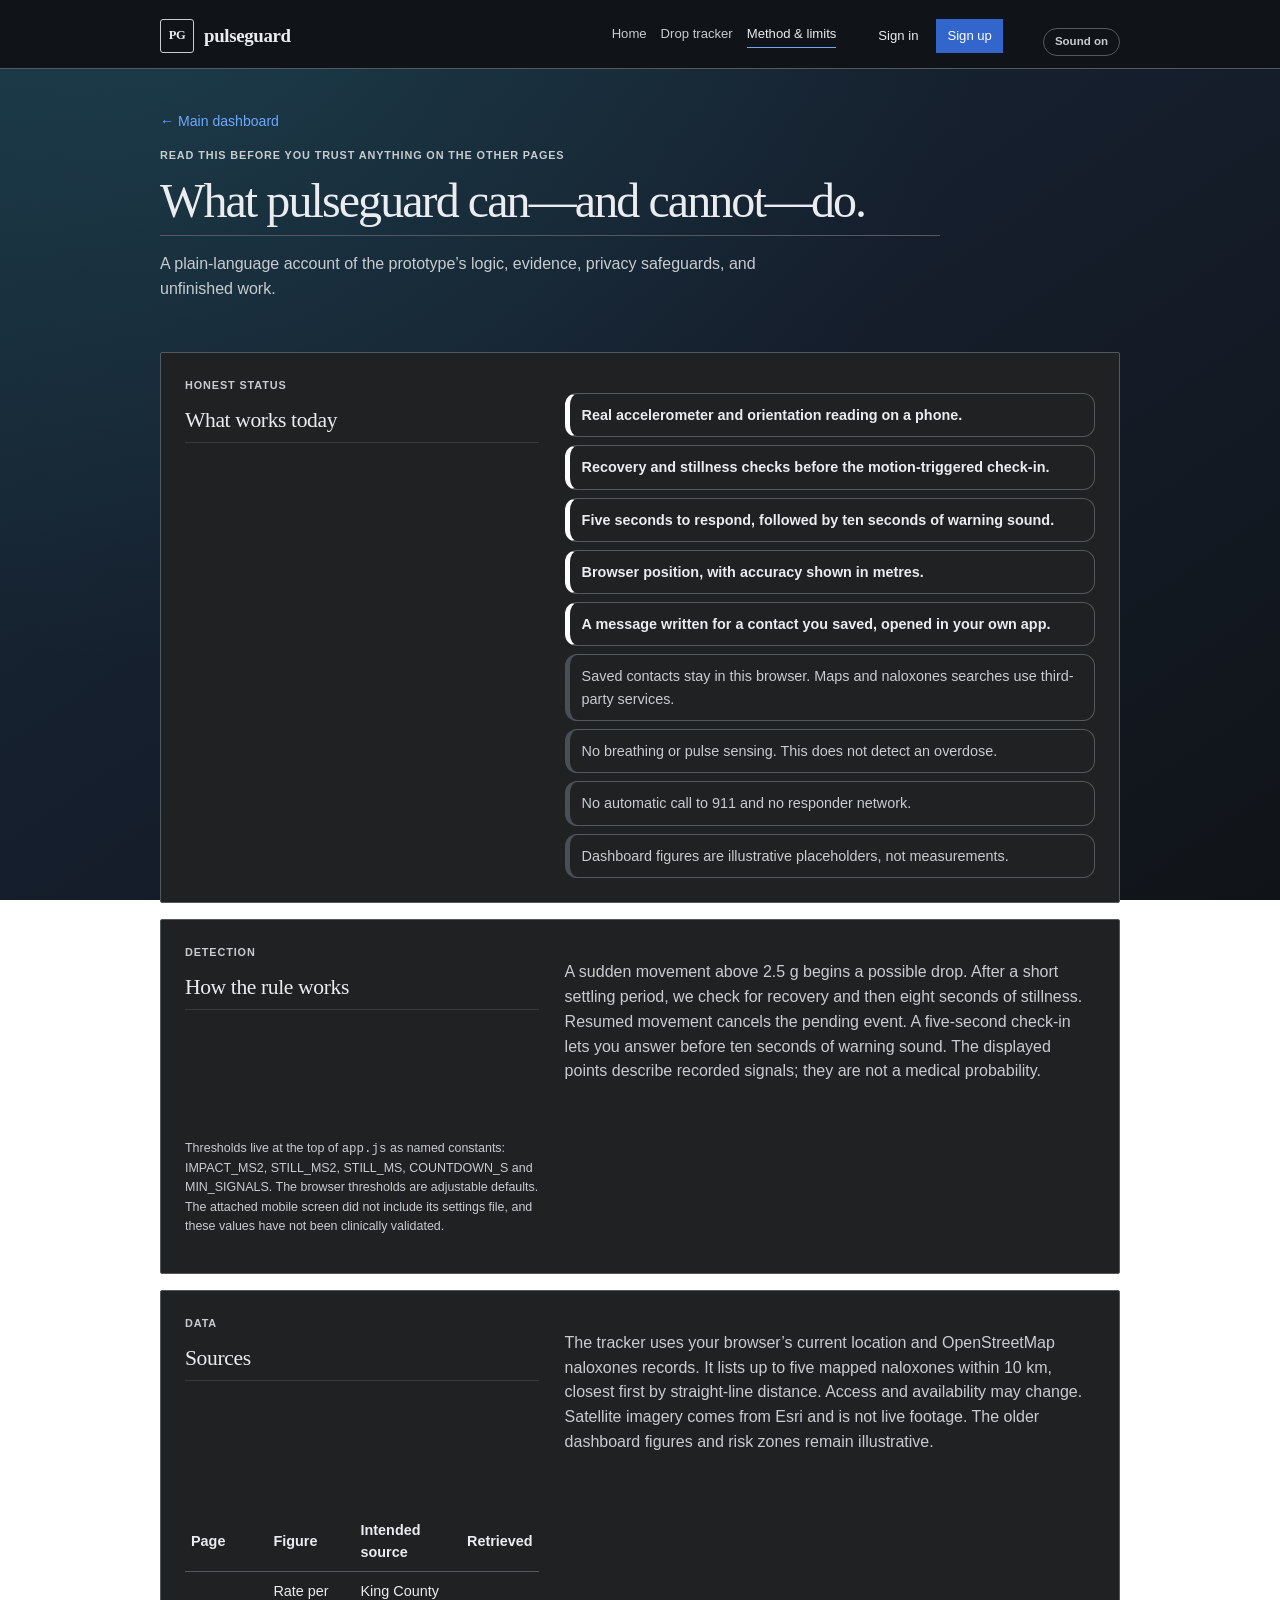
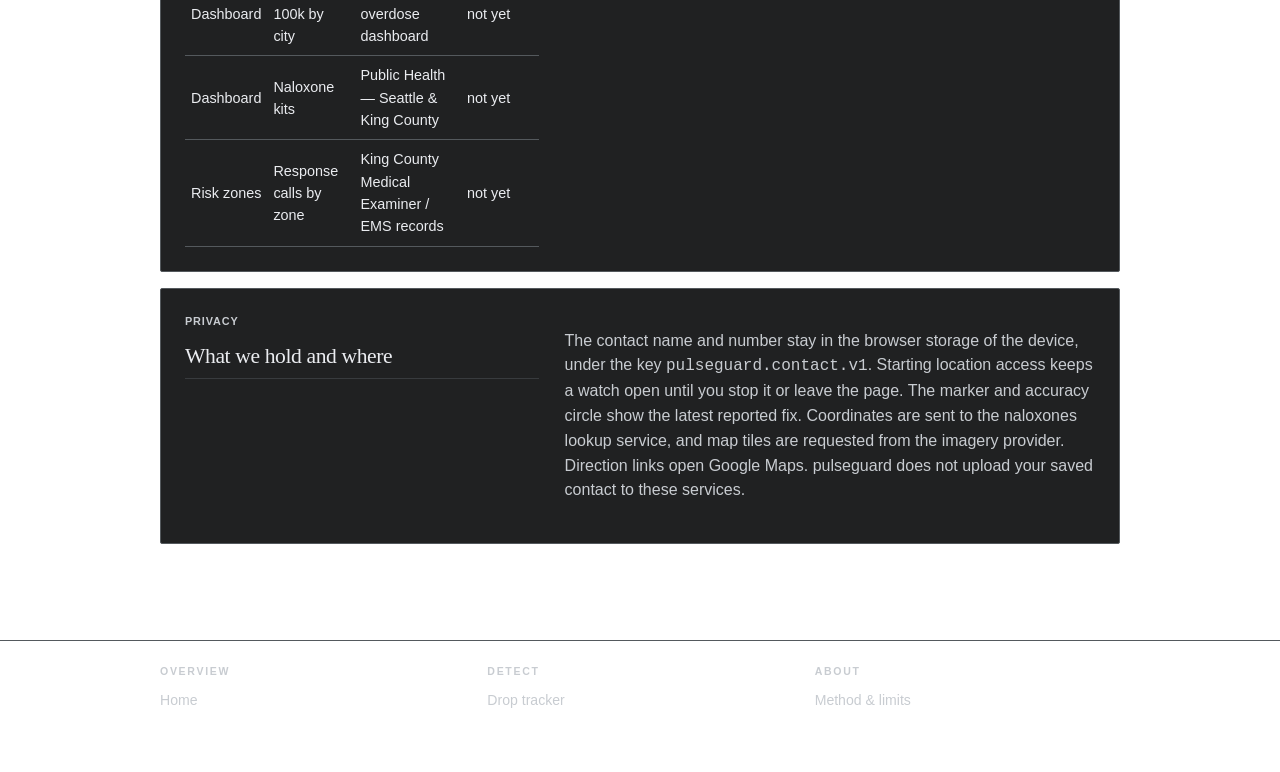
<file: about.html>
<!-- Explain: Use the HTML document parsing mode. Create the html structure. Create the head structure. -->
<!doctype html>
<html lang="en">
<head>
  <!-- Explain: Declare page metadata charset="utf-8". Declare page metadata name="viewport" content="width=device-width,initial-scale=1". Create the title structure. -->
  <meta charset="utf-8">
  <meta name="viewport" content="width=device-width,initial-scale=1">
  <title>pulseguard | Method, sources and limits</title>
  <!-- Explain: Declare page metadata name="description" content="Read how the pulseguard collapse-warning. Declare page metadata name="robots" content="index,follow". Declare page metadata name="theme-color" content="#101112". -->
  <meta name="description" content="Read how the pulseguard collapse-warning prototype works, what data it uses, what stays private, and what the project cannot yet do.">
  <meta name="robots" content="index,follow">
  <meta name="theme-color" content="#101112">
  <!-- Explain: Declare page metadata property="og:type" content="article". Declare page metadata property="og:site_name" content="pulseguard". Declare page metadata property="og:title" content="pulseguard method, sources and limits". -->
  <meta property="og:type" content="article">
  <meta property="og:site_name" content="pulseguard">
  <meta property="og:title" content="pulseguard method, sources and limits">
  <!-- Explain: Declare page metadata property="og:description" content="A plain-language account of the . Load stylesheet site.css. Close head to finish the current structure. -->
  <meta property="og:description" content="A plain-language account of the prototype's logic, evidence, privacy safeguards, and limitations.">
  <link rel="stylesheet" href="site.css">
</head>
<!-- Explain: Create the body structure. Create the main structure. Create the section structure. -->
<body data-page="about">
  <main class="shell">


    <section class="page-hero">
      <!-- Explain: Add a for ← Main dashboard. Add p for Read this before you trust anything on the other pages. Add h1 for What pulseguard can—and cannot—do. -->
      <a class="back-home" href="index.html">← Main dashboard</a>
      <p class="eyebrow">Read this before you trust anything on the other pages</p>
      <h1>What pulseguard can—and cannot—do.</h1>
      <!-- Explain: Add p for A plain-language account of the prototype’s logic, evidence, p. Close section to finish the current structure. Create the section structure. -->
      <p class="lede">A plain-language account of the prototype’s logic, evidence, privacy safeguards, and unfinished work.</p>
    </section>

    <section class="card info">
      <!-- Explain: Create the div structure; Add p for Honest status What works today; Add h2 for Honest status What works today. Create the ul structure. Add li for Real accelerometer and orientation reading on a phone. -->
      <div><p class="eyebrow">Honest status</p><h2>What works today</h2></div>
      <ul class="signal-list">
        <li class="signal on">Real accelerometer and orientation reading on a phone.</li>
        <!-- Explain: Add li for Recovery and stillness checks before the motion-triggered chec. Add li for Five seconds to respond, followed by ten seconds of warning so. Add li for Browser position, with accuracy shown in metres. -->
        <li class="signal on">Recovery and stillness checks before the motion-triggered check-in.</li>
        <li class="signal on">Five seconds to respond, followed by ten seconds of warning sound.</li>
        <li class="signal on">Browser position, with accuracy shown in metres.</li>
        <!-- Explain: Add li for A message written for a contact you saved, opened in your own . Add li for Saved contacts stay in this browser. Maps and naloxones searches use. Add li for No breathing or pulse sensing. This does not detect an overdose. -->
        <li class="signal on">A message written for a contact you saved, opened in your own app.</li>
        <li class="signal">Saved contacts stay in this browser. Maps and naloxones searches use third-party services.</li>
        <li class="signal">No breathing or pulse sensing. This does not detect an overdose.</li>
        <!-- Explain: Add li for No automatic call to 911 and no responder network. Add li for Dashboard figures are illustrative placeholders, not measureme. Close ul to finish the current structure. -->
        <li class="signal">No automatic call to 911 and no responder network.</li>
        <li class="signal">Dashboard figures are illustrative placeholders, not measurements.</li>
      </ul>
    <!-- Explain: Close section to finish the current structure. Create the section structure. Create the div structure; Add p for Detection How the rule works; Add h2 for Detection How the rule works. -->
    </section>

    <section class="card info">
      <div><p class="eyebrow">Detection</p><h2>How the rule works</h2></div>
      <!-- Explain: Add p for . Display the continuation text A sudden movement above 2.5 g begins a possible drop. After a short settling period,. Display the continuation text we check for recovery and then eight seconds of stillness. Resumed movement cancel. -->
      <p class="muted">
        A sudden movement above 2.5 g begins a possible drop. After a short settling period,
        we check for recovery and then eight seconds of stillness. Resumed movement cancels the
        <!-- Explain: Display the continuation text pending event. A five-second check-in lets you answer before ten seconds of warnin. Display the continuation text The displayed points describe recorded signals; they are not a medical probability. Close p to finish the current structure. -->
        pending event. A five-second check-in lets you answer before ten seconds of warning sound.
        The displayed points describe recorded signals; they are not a medical probability.
      </p>
      <!-- Explain: Add p for . Create the code structure. Display the continuation text STILL_MS, COUNTDOWN_S and MIN_SIGNALS. The browser thresholds are adjustable defau. -->
      <p class="microcopy">
        Thresholds live at the top of <code>app.js</code> as named constants: IMPACT_MS2, STILL_MS2,
        STILL_MS, COUNTDOWN_S and MIN_SIGNALS. The browser thresholds are adjustable defaults. The attached mobile screen did not include
        <!-- Explain: Display the continuation text its settings file, and these values have not been clinically validated. Close p to finish the current structure. Close section to finish the current structure. -->
        its settings file, and these values have not been clinically validated.
      </p>
    </section>

    <!-- Explain: Create the section structure. Create the div structure; Add p for Data Sources; Add h2 for Data Sources. Add p for . -->
    <section class="card info">
      <div><p class="eyebrow">Data</p><h2>Sources</h2></div>
      <p class="muted">
        <!-- Explain: Display the continuation text The tracker uses your browser’s current location and OpenStreetMap naloxones records. Display the continuation text It lists up to five mapped naloxones within 10 km, closest first by straight-line dista. Display the continuation text Access and availability may change. Satellite imagery comes from Esri and is not l. -->
        The tracker uses your browser’s current location and OpenStreetMap naloxones records.
        It lists up to five mapped naloxones within 10 km, closest first by straight-line distance.
        Access and availability may change. Satellite imagery comes from Esri and is not live footage.
        <!-- Explain: Display the continuation text The older dashboard figures and risk zones remain illustrative. Close p to finish the current structure. Create the table structure. -->
        The older dashboard figures and risk zones remain illustrative.
      </p>
      <table >
        <!-- Explain: Create the thead structure; Create the tr structure; Create the th structure. Create the tbody structure. Create the tr structure; Create the td structure; Create the td structure. -->
        <thead><tr><th>Page</th><th>Figure</th><th>Intended source</th><th>Retrieved</th></tr></thead>
        <tbody>
          <tr><td>Dashboard</td><td>Rate per 100k by city</td><td>King County overdose dashboard</td><td>not yet</td></tr>
          <!-- Explain: Create the tr structure; Create the td structure; Create the td structure. Close tbody to finish the current structure. -->
          <tr><td>Dashboard</td><td>Naloxone kits</td><td>Public Health — Seattle &amp; King County</td><td>not yet</td></tr>
          <tr><td>Risk zones</td><td>Response calls by zone</td><td>King County Medical Examiner / EMS records</td><td>not yet</td></tr>
        </tbody>
      <!-- Explain: Close table to finish the current structure. Close section to finish the current structure. Create the section structure. -->
      </table>
    </section>

    <section class="card info">
      <!-- Explain: Create the div structure; Add p for Privacy What we hold and where; Add h2 for Privacy What we hold and where. Add p for . Display the continuation text The contact name and number stay in the browser storage of the device, under the key. -->
      <div><p class="eyebrow">Privacy</p><h2>What we hold and where</h2></div>
      <p class="muted">
        The contact name and number stay in the browser storage of the device, under the key
        <!-- Explain: Create the code structure. Display the continuation text it or leave the page. The marker and accuracy circle show the latest reported fix. Display the continuation text are sent to the naloxones lookup service, and map tiles are requested from the imagery p. -->
        <code>pulseguard.contact.v1</code>. Starting location access keeps a watch open until you stop
        it or leave the page. The marker and accuracy circle show the latest reported fix. Coordinates
        are sent to the naloxones lookup service, and map tiles are requested from the imagery provider.
        <!-- Explain: Display the continuation text Direction links open Google Maps. pulseguard does not upload your saved contact to . Close p to finish the current structure. Close section to finish the current structure. -->
        Direction links open Google Maps. pulseguard does not upload your saved contact to these services.
      </p>
    </section>



  <!-- Explain: Close main to finish the current structure. -->
  </main>
<script src="nav.js"></script>
<script src="sound.js"></script>
<!-- Explain: Close body to finish the current structure. Close html to finish the current structure. -->
</body>
</html>
</file>
<file: site.css>
/* PulseGuard — one design system for the whole site.
 *
 * Before this file the dashboard was dark navy and the detection page was
 * light green, so the two looked like different products. Everything now
 * uses the dark theme of the dashboard, and every page loads this file
 * first. styles.css still holds the dashboard-only pieces.
 */

/* Explain: Style :root. set   page background to radial-gradient(ellipse at 12% 0%, rgba(43, 112. Continue the style value linear-gradient(145deg, #172d3b 0%, #151e2c 48%, #101418 100%);. */
:root {
    /* Shared backdrop: a quiet teal glow above a dark navy-to-charcoal base. */
    --page-background: radial-gradient(ellipse at 12% 0%, rgba(43, 112, 126, .24), transparent 52%),
        linear-gradient(145deg, #172d3b 0%, #151e2c 48%, #101418 100%);

    /* Explain: set   bg to #000000. set   bg alt to #0a0a0a. set   card to #0d0d0d. */
    --bg: #000000;
    --bg-alt: #0a0a0a;
    --card: #0d0d0d;
    /* Explain: set   line to rgba(255, 255, 255, 0.18). set   text to #ffffff. set   muted to #9a9a9a. */
    --line: rgba(255, 255, 255, 0.18);
    --text: #ffffff;
    --muted: #9a9a9a;
    /* Black and white. What used to be red, amber, blue and green is now
       a step on one grey ramp, so state is carried by weight, position
       and inversion instead of hue. */
    /* Explain: set   red to #ffffff. set   amber to #bdbdbd. set   blue to #ffffff. */
    --red: #ffffff;
    --amber: #bdbdbd;
    --blue: #ffffff;
    /* Explain: set   green to #7d7d7d. set   shadow to 0 15px 40px rgba(0, 0, 0, 0.6). set   emergency to #ff3b30. */
    --green: #7d7d7d;
    --shadow: 0 15px 40px rgba(0, 0, 0, 0.6);
    /* The one exception. It marks a life-safety action and nothing else.
       Set it to #ffffff if you want no colour at all. */
    --emergency: #ff3b30;
/* Explain: End this style rule or responsive section. set box sizing to border-box. */
}

* {
    box-sizing: border-box;
}

/* Explain: Style body. set outer spacing to 0. set typeface to "Inter", system-ui, Arial, sans-serif. */
body {
    margin: 0;
    font-family: "Inter", system-ui, Arial, sans-serif;
    /* Explain: set text size to 16px. set line spacing to 1.55. Continue the style value background:. */
    font-size: 16px;
    line-height: 1.55;
    background:
        /* Explain: Continue the style value radial-gradient(circle at top left, rgba(255, 255, 255, 0.06), tran. Continue the style value linear-gradient(180deg, #000000 0%, #0a0a0a 55%, #000000 100%);. set background attachment to fixed. */
        radial-gradient(circle at top left, rgba(255, 255, 255, 0.06), transparent 24%),
        linear-gradient(180deg, #000000 0%, #0a0a0a 55%, #000000 100%);
    background-attachment: fixed;
    /* Explain: set text color to var(--text). End this style rule or responsive section. Style a. */
    color: var(--text);
}

a {
    /* Explain: set text color to var(--blue). End this style rule or responsive section. Style .container. */
    color: var(--blue);
}

.container {
    /* Explain: set width to min(1180px, calc(100% - 32px)). set outer spacing to 0 auto. End this style rule or responsive section. */
    width: min(1180px, calc(100% - 32px));
    margin: 0 auto;
}

/* ---------- the one navigation ---------- */
/* nav.js writes this on every page, so a link is added in one place and
   appears everywhere. */

/* Explain: Style .site-nav. set positioning mode to sticky. set top to 0. */
.site-nav {
    position: sticky;
    top: 0;
    /* Explain: set stacking order to 30. set background appearance to rgba(0, 0, 0, 0.85). set backdrop filter to blur(14px). */
    z-index: 30;
    background: rgba(0, 0, 0, 0.85);
    backdrop-filter: blur(14px);
    /* Explain: set border bottom to 1px solid var(--line). End this style rule or responsive section. Style .site-nav .inner. */
    border-bottom: 1px solid var(--line);
}

.site-nav .inner {
    /* Explain: set width to min(1180px, calc(100% - 32px)). set outer spacing to 0 auto. set layout mode to flex. */
    width: min(1180px, calc(100% - 32px));
    margin: 0 auto;
    display: flex;
    /* Explain: set cross-axis alignment to center. set spacing between children to 22px. set inner spacing to 12px 0. */
    align-items: center;
    gap: 22px;
    padding: 12px 0;
    /* Explain: set whether flex items wrap to wrap. End this style rule or responsive section. Style .site-nav .brand. */
    flex-wrap: wrap;
}

.site-nav .brand {
    /* Explain: set layout mode to flex. set cross-axis alignment to center. set spacing between children to 10px. */
    display: flex;
    align-items: center;
    gap: 10px;
    /* Explain: set text color to var(--text). set text decoration to none. set text weight to 800. */
    color: var(--text);
    text-decoration: none;
    font-weight: 800;
    /* Explain: set spacing between letters to -0.01em. End this style rule or responsive section. Style .site-nav .brand-mark. */
    letter-spacing: -0.01em;
}

.site-nav .brand-mark {
    /* Explain: set width to 32px. set height to 32px. set corner rounding to 9px. */
    width: 32px;
    height: 32px;
    border-radius: 9px;
    /* Explain: set layout mode to grid. set place items to center. set background appearance to #ffffff. */
    display: grid;
    place-items: center;
    background: #ffffff;
    /* Explain: set text color to #000000. set text size to 0.78rem. set text weight to 800. */
    color: #000000;
    font-size: 0.78rem;
    font-weight: 800;
/* Explain: End this style rule or responsive section. Style .site-nav .groups. set layout mode to flex. */
}

.site-nav .groups {
    display: flex;
    /* Explain: set spacing between children to 20px. set whether flex items wrap to wrap. set margin left to auto. */
    gap: 20px;
    flex-wrap: wrap;
    margin-left: auto;
/* Explain: End this style rule or responsive section. Style .nav-account. set layout mode to flex. */
}

.nav-account {
    display: flex;
    /* Explain: set cross-axis alignment to center. set spacing between children to 8px. set margin left to 4px. */
    align-items: center;
    gap: 8px;
    margin-left: 4px;
/* Explain: End this style rule or responsive section. Style .nav-account a. set text color to var(--text). */
}

.nav-account a {
    color: var(--text);
    /* Explain: set text size to .82rem. set text decoration to none. set white space to nowrap. */
    font-size: .82rem;
    text-decoration: none;
    white-space: nowrap;
    /* Explain: set inner spacing to 6px 10px. End this style rule or responsive section. Style .nav-account .signup-link. */
    padding: 6px 10px;
}

.nav-account .signup-link {
    /* Explain: set background appearance to #3366cc. set border appearance to 1px solid #3366cc. set text color to #fff. */
    background: #3366cc;
    border: 1px solid #3366cc;
    color: #fff;
/* Explain: End this style rule or responsive section. Style .site-nav .group. set layout mode to grid. */
}

.site-nav .group {
    display: grid;
    /* Explain: set spacing between children to 2px. End this style rule or responsive section. Style .site-nav .group-name. */
    gap: 2px;
}

.site-nav .group-name {
    /* Explain: set text size to 0.62rem. set spacing between letters to 0.16em. set text transform to uppercase. */
    font-size: 0.62rem;
    letter-spacing: 0.16em;
    text-transform: uppercase;
    /* Explain: set text color to var(--muted). set transparency to 0.75. End this style rule or responsive section. */
    color: var(--muted);
    opacity: 0.75;
    /* The category name above its links. This is what turns six loose
       pages into a site with a shape. */
}

/* Explain: Style .site-nav .group-links. set layout mode to flex. set spacing between children to 14px. */
.site-nav .group-links {
    display: flex;
    gap: 14px;
/* Explain: End this style rule or responsive section. Style .site-nav a.link. set text color to var(--muted). */
}

.site-nav a.link {
    color: var(--muted);
    /* Explain: set text decoration to none. set text size to 0.88rem. set white space to nowrap. */
    text-decoration: none;
    font-size: 0.88rem;
    white-space: nowrap;
    /* Explain: set padding bottom to 2px. set border bottom to 2px solid transparent. End this style rule or responsive section. */
    padding-bottom: 2px;
    border-bottom: 2px solid transparent;
}

/* Explain: Style .site-nav a.link:hover. set text color to var(--text). End this style rule or responsive section. */
.site-nav a.link:hover {
    color: var(--text);
}

/* Explain: Style .site-nav a.link.active. set text color to var(--text). set border bottom color to var(--blue). */
.site-nav a.link.active {
    color: var(--text);
    border-bottom-color: var(--blue);
    /* Where am I. Without it, six similar pages feel like one page that
       will not load. */
/* Explain: End this style rule or responsive section. Style .mute. set margin left to 12px. */
}

.mute {
    margin-left: 12px;
    /* Explain: set inner spacing to 4px 11px. set text size to 0.72rem. set corner rounding to 999px. */
    padding: 4px 11px;
    font-size: 0.72rem;
    border-radius: 999px;
    /* Explain: set background appearance to transparent. set text color to var(--muted). set border appearance to 1px solid var(--line). */
    background: transparent;
    color: var(--muted);
    border: 1px solid var(--line);
    /* Explain: set pointer appearance to pointer. End this style rule or responsive section. Style .shell. */
    cursor: pointer;
}

/* ---------- shared page parts ---------- */

.shell {
    /* Explain: set width to min(1180px, calc(100% - 32px)). set outer spacing to 0 auto. set padding bottom to 40px. */
    width: min(1180px, calc(100% - 32px));
    margin: 0 auto;
    padding-bottom: 40px;
/* Explain: End this style rule or responsive section. Style .page-hero. set inner spacing to 54px 0 26px. */
}

.page-hero {
    padding: 54px 0 26px;
    /* Explain: set maximum width to 760px. End this style rule or responsive section. Style .back-home. */
    max-width: 760px;
}

.back-home {
    /* Explain: set layout mode to inline-flex. set cross-axis alignment to center. set outer spacing to 0 0 14px. */
    display: inline-flex;
    align-items: center;
    margin: 0 0 14px;
    /* Explain: set text color to var(--muted). set text decoration to none. set text size to 0.88rem. */
    color: var(--muted);
    text-decoration: none;
    font-size: 0.88rem;
    /* Explain: set text weight to 600. End this style rule or responsive section. Style .back-home:hover. */
    font-weight: 600;
}

.back-home:hover {
    /* Explain: set text color to var(--text). End this style rule or responsive section. Style .page-hero h1. */
    color: var(--text);
}

.page-hero h1 {
    /* Explain: set text size to clamp(2rem, 5vw, 3.4rem). set line spacing to 1.04. set spacing between letters to -0.04em. */
    font-size: clamp(2rem, 5vw, 3.4rem);
    line-height: 1.04;
    letter-spacing: -0.04em;
    /* Explain: set outer spacing to 0 0 16px. End this style rule or responsive section. Style .eyebrow. */
    margin: 0 0 16px;
}

.eyebrow {
    /* Explain: set text size to 0.72rem. set spacing between letters to 0.14em. set text transform to uppercase. */
    font-size: 0.72rem;
    letter-spacing: 0.14em;
    text-transform: uppercase;
    /* Explain: set text weight to 800. set text color to var(--blue). set outer spacing to 0 0 10px. */
    font-weight: 800;
    color: var(--blue);
    margin: 0 0 10px;
/* Explain: End this style rule or responsive section. Style .lede. set text size to 1.06rem. */
}

.lede {
    font-size: 1.06rem;
    /* Explain: set text color to var(--muted). End this style rule or responsive section. Style .muted, .microcopy, small. */
    color: var(--muted);
}

.muted, .microcopy, small {
    /* Explain: set text color to var(--muted). End this style rule or responsive section. Style .microcopy. */
    color: var(--muted);
}

.microcopy {
    /* Explain: set text size to 0.78rem. End this style rule or responsive section. Style .disclaimer. */
    font-size: 0.78rem;
}

.disclaimer {
    /* Explain: set margin top to 16px. set inner spacing to 13px 15px. set border left to 3px solid #ffffff. */
    margin-top: 16px;
    padding: 13px 15px;
    border-left: 3px solid #ffffff;
    /* Explain: set corner rounding to 0 12px 12px 0. set background appearance to rgba(255, 255, 255, 0.07). set text size to 0.9rem. */
    border-radius: 0 12px 12px 0;
    background: rgba(255, 255, 255, 0.07);
    font-size: 0.9rem;
    /* The honest line about what the prototype is not. It lives on the
       page, not only in the pitch. */
/* Explain: End this style rule or responsive section. Style .card. set background appearance to var(--card). */
}

.card {
    background: var(--card);
    /* Explain: set border appearance to 1px solid var(--line). set corner rounding to 20px. set inner spacing to 24px. */
    border: 1px solid var(--line);
    border-radius: 20px;
    padding: 24px;
    /* Explain: set shadow to var(--shadow). End this style rule or responsive section. Style .card h2. */
    box-shadow: var(--shadow);
}

.card h2 {
    /* Explain: set outer spacing to 0 0 12px. set text size to 1.35rem. End this style rule or responsive section. */
    margin: 0 0 12px;
    font-size: 1.35rem;
}

/* Explain: Style .card-head. set layout mode to flex. set cross-axis alignment to center. */
.card-head {
    display: flex;
    align-items: center;
    /* Explain: set main-axis distribution to space-between. End this style rule or responsive section. Style .grid. */
    justify-content: space-between;
}

.grid {
    /* Explain: set layout mode to grid. set grid column widths to 1.25fr 1fr. set spacing between children to 18px. */
    display: grid;
    grid-template-columns: 1.25fr 1fr;
    gap: 18px;
/* Explain: End this style rule or responsive section. Style .info. set margin top to 18px. */
}

.info {
    margin-top: 18px;
    /* Explain: set layout mode to grid. set grid column widths to 0.8fr 1.2fr. set spacing between children to 26px. */
    display: grid;
    grid-template-columns: 0.8fr 1.2fr;
    gap: 26px;
/* Explain: End this style rule or responsive section. Style .steps. set layout mode to flex. */
}

.steps {
    display: flex;
    /* Explain: set spacing between children to 18px. End this style rule or responsive section. Style .steps > div. */
    gap: 18px;
}

.steps > div {
    /* Explain: set flex to 1. End this style rule or responsive section. Style .steps b. */
    flex: 1;
}

.steps b {
    /* Explain: set text color to var(--blue). set text size to 0.78rem. End this style rule or responsive section. */
    color: var(--blue);
    font-size: 0.78rem;
}

/* Explain: Style .steps p. set text size to 0.86rem. set text color to var(--muted). */
.steps p {
    font-size: 0.86rem;
    color: var(--muted);
/* Explain: End this style rule or responsive section. Style .steps strong. set text color to var(--text). */
}

.steps strong {
    color: var(--text);
/* Explain: End this style rule or responsive section. Style .metrics. set layout mode to flex. */
}

.metrics {
    display: flex;
    /* Explain: set spacing between children to 12px. set outer spacing to 18px 0 20px. End this style rule or responsive section. */
    gap: 12px;
    margin: 18px 0 20px;
}

/* Explain: Style .metrics div. set flex to 1. set border top to 1px solid var(--line). */
.metrics div {
    flex: 1;
    border-top: 1px solid var(--line);
    /* Explain: set padding top to 10px. End this style rule or responsive section. Style .metrics span, .metrics strong. */
    padding-top: 10px;
}

.metrics span, .metrics strong {
    /* Explain: set layout mode to block. set text size to 0.74rem. End this style rule or responsive section. */
    display: block;
    font-size: 0.74rem;
}

/* Explain: Style .metrics span. set text color to var(--muted). End this style rule or responsive section. */
.metrics span {
    color: var(--muted);
}

/* ---------- controls ---------- */

/* Explain: Style label. set layout mode to block. set text size to 0.8rem. */
label {
    display: block;
    font-size: 0.8rem;
    /* Explain: set text weight to 700. set outer spacing to 16px 0 6px. End this style rule or responsive section. */
    font-weight: 700;
    margin: 16px 0 6px;
}

/* Explain: Style input, select, textarea. set width to 100%. set inner spacing to 11px. */
input, select, textarea {
    width: 100%;
    padding: 11px;
    /* Explain: set border appearance to 1px solid var(--line). set corner rounding to 10px. set background appearance to rgba(7, 19, 28, 0.6). */
    border: 1px solid var(--line);
    border-radius: 10px;
    background: rgba(7, 19, 28, 0.6);
    /* Explain: set text color to var(--text). set font to inherit. End this style rule or responsive section. */
    color: var(--text);
    font: inherit;
}

/* Explain: Style .button, button. set border appearance to 0. set corner rounding to 10px. */
.button, button {
    border: 0;
    border-radius: 10px;
    /* Explain: set inner spacing to 11px 16px. set font to inherit. set text weight to 700. */
    padding: 11px 16px;
    font: inherit;
    font-weight: 700;
    /* Explain: set pointer appearance to pointer. set margin top to 12px. set layout mode to inline-block. */
    cursor: pointer;
    margin-top: 12px;
    display: inline-block;
    /* Explain: set text decoration to none. set text alignment to center. set background appearance to rgba(148, 163, 184, 0.16). */
    text-decoration: none;
    text-align: center;
    background: rgba(148, 163, 184, 0.16);
    /* Explain: set text color to var(--text). End this style rule or responsive section. Style .button.primary, button.primary. */
    color: var(--text);
}

.button.primary, button.primary {
    /* Explain: set background appearance to #ffffff. set text color to #000000. End this style rule or responsive section. */
    background: #ffffff;
    color: #000000;
}

/* Explain: Style .button.danger, button.danger. set background appearance to var(--emergency). set text color to #ffffff. */
.button.danger, button.danger {
    background: var(--emergency);
    color: #ffffff;
/* Explain: End this style rule or responsive section. Style .button:focus-visible, button:focus-visible, a:focus-visible. set keyboard focus outline to 3px solid var(--blue). */
}

.button:focus-visible, button:focus-visible, a:focus-visible {
    outline: 3px solid var(--blue);
    /* Explain: set focus outline spacing to 2px. End this style rule or responsive section. Style .switch input. */
    outline-offset: 2px;
    /* Keyboard users must see where they are. */
}

.switch input {
    /* Explain: set layout mode to none. End this style rule or responsive section. Style .switch span. */
    display: none;
}

.switch span {
    /* Explain: set layout mode to block. set width to 48px. set height to 27px. */
    display: block;
    width: 48px;
    height: 27px;
    /* Explain: set corner rounding to 20px. set background appearance to rgba(148, 163, 184, 0.35). set inner spacing to 3px. */
    border-radius: 20px;
    background: rgba(148, 163, 184, 0.35);
    padding: 3px;
/* Explain: End this style rule or responsive section. Style .switch span:after. set content to "". */
}

.switch span:after {
    content: "";
    /* Explain: set layout mode to block. set width to 21px. set height to 21px. */
    display: block;
    width: 21px;
    height: 21px;
    /* Explain: set corner rounding to 50%. set background appearance to #fff. set animated property transitions to 0.2s. */
    border-radius: 50%;
    background: #fff;
    transition: 0.2s;
/* Explain: End this style rule or responsive section. Style .switch input:checked + span. set background appearance to var(--green). */
}

.switch input:checked + span {
    background: var(--green);
/* Explain: End this style rule or responsive section. Style .switch input:checked + span:after. set visual transform to translateX(21px). */
}

.switch input:checked + span:after {
    transform: translateX(21px);
/* Explain: End this style rule or responsive section. Style .mode-banner. set outer spacing to 18px 0. */
}

/* ---------- detection page pieces ---------- */

.mode-banner {
    margin: 18px 0;
    /* Explain: set inner spacing to 10px 14px. set corner rounding to 12px. set border appearance to 1px solid var(--line). */
    padding: 10px 14px;
    border-radius: 12px;
    border: 1px solid var(--line);
    /* Explain: set text size to 0.9rem. set text color to var(--muted). End this style rule or responsive section. */
    font-size: 0.9rem;
    color: var(--muted);
}

/* Explain: Style .mode-banner.bad. set border color to #ffffff. set background appearance to #ffffff. */
.mode-banner.bad {
    border-color: #ffffff;
    background: #ffffff;
    /* Explain: set text color to #000000. set text weight to 700. End this style rule or responsive section. */
    color: #000000;
    font-weight: 700;
    /* Simulation mode must be unmistakable from the back of a room. */
}

/* Explain: Style .monitor-state. set layout mode to flex. set cross-axis alignment to center. */
.monitor-state {
    display: flex;
    align-items: center;
    /* Explain: set spacing between children to 12px. set background appearance to rgba(255, 255, 255, 0.06). set inner spacing to 16px. */
    gap: 12px;
    background: rgba(255, 255, 255, 0.06);
    padding: 16px;
    /* Explain: set corner rounding to 14px. set outer spacing to 20px 0. End this style rule or responsive section. */
    border-radius: 14px;
    margin: 20px 0;
}

/* Explain: Style .monitor-state.off. set background appearance to rgba(148, 163, 184, 0.1). End this style rule or responsive section. */
.monitor-state.off {
    background: rgba(148, 163, 184, 0.1);
}

/* Explain: Style .monitor-state small. set layout mode to block. set text color to var(--muted). */
.monitor-state small {
    display: block;
    color: var(--muted);
/* Explain: End this style rule or responsive section. Style .pulse. set width to 12px. */
}

.pulse {
    width: 12px;
    /* Explain: set height to 12px. set corner rounding to 50%. set background appearance to #ffffff. */
    height: 12px;
    border-radius: 50%;
    background: #ffffff;
    /* Explain: set shadow to 0 0 0 7px rgba(255, 255, 255, 0.1). End this style rule or responsive section. Style .monitor-state.off .pulse. */
    box-shadow: 0 0 0 7px rgba(255, 255, 255, 0.1);
}

.monitor-state.off .pulse {
    /* Explain: set background appearance to #8899a6. set shadow to none. End this style rule or responsive section. */
    background: #8899a6;
    box-shadow: none;
}

/* Explain: Style .signal-list. set list markers to none. set outer spacing to 16px 0 0. */
.signal-list {
    list-style: none;
    margin: 16px 0 0;
    /* Explain: set inner spacing to 0. set layout mode to grid. set spacing between children to 8px. */
    padding: 0;
    display: grid;
    gap: 8px;
/* Explain: End this style rule or responsive section. Style .signal. set inner spacing to 10px 12px. */
}

.signal {
    padding: 10px 12px;
    /* Explain: set corner rounding to 12px. set border appearance to 1px solid var(--line). set border left to 5px solid rgba(148, 163, 184, 0.35). */
    border-radius: 12px;
    border: 1px solid var(--line);
    border-left: 5px solid rgba(148, 163, 184, 0.35);
    /* Explain: set text size to 0.9rem. set text color to var(--muted). End this style rule or responsive section. */
    font-size: 0.9rem;
    color: var(--muted);
}

/* Explain: Style .signal.on. set border left color to #ffffff. set text color to var(--text). */
.signal.on {
    border-left-color: #ffffff;
    color: var(--text);
    /* Explain: set text weight to 600. End this style rule or responsive section. Style .confidence-row. */
    font-weight: 600;
}

.confidence-row {
    /* Explain: set layout mode to flex. set main-axis distribution to space-between. set cross-axis alignment to baseline. */
    display: flex;
    justify-content: space-between;
    align-items: baseline;
    /* Explain: set margin top to 16px. set padding top to 12px. set border top to 1px solid var(--line). */
    margin-top: 16px;
    padding-top: 12px;
    border-top: 1px solid var(--line);
/* Explain: End this style rule or responsive section. Style .confidence-row strong. set text size to 1.7rem. */
}

.confidence-row strong {
    font-size: 1.7rem;
/* Explain: End this style rule or responsive section. Style .prepared-text. set outer spacing to 12px 0. */
}

.prepared-text {
    margin: 12px 0;
    /* Explain: set inner spacing to 12px. set corner rounding to 12px. set background appearance to rgba(148, 163, 184, 0.12). */
    padding: 12px;
    border-radius: 12px;
    background: rgba(148, 163, 184, 0.12);
    /* Explain: set text size to 0.86rem. set text alignment to left. End this style rule or responsive section. */
    font-size: 0.86rem;
    text-align: left;
}

/* Explain: Style body[data-page="detect"] .alert-panel. set layout mode to none. set positioning mode to fixed. */
body[data-page="detect"] .alert-panel {
    display: none;
    position: fixed;
    /* Explain: set inset to 0. set background appearance to rgba(7, 19, 28, 0.85). set place items to center. */
    inset: 0;
    background: rgba(7, 19, 28, 0.85);
    place-items: center;
    /* Explain: set inner spacing to 20px. set stacking order to 60. End this style rule or responsive section. */
    padding: 20px;
    z-index: 60;
}

/* Explain: Style body[data-page="detect"] .alert-panel.open. set layout mode to grid. End this style rule or responsive section. */
body[data-page="detect"] .alert-panel.open {
    display: grid;
}

/* Explain: Style body[data-page="detect"] .alert-box. set maximum width to 440px. set text alignment to center. */
body[data-page="detect"] .alert-box {
    max-width: 440px;
    text-align: center;
    /* Explain: set background appearance to var(--card). set border appearance to 1px solid var(--line). set corner rounding to 22px. */
    background: var(--card);
    border: 1px solid var(--line);
    border-radius: 22px;
    /* Explain: set inner spacing to 30px. End this style rule or responsive section. Style body[data-page="detect"] .alert-icon. */
    padding: 30px;
}

body[data-page="detect"] .alert-icon {
    /* Explain: set outer spacing to 0 auto 14px. set width to 48px. set height to 48px. */
    margin: 0 auto 14px;
    width: 48px;
    height: 48px;
    /* Explain: set layout mode to grid. set place items to center. set corner rounding to 50%. */
    display: grid;
    place-items: center;
    border-radius: 50%;
    /* Explain: set background appearance to #ffffff. set text color to #000000. set text size to 1.8rem. */
    background: #ffffff;
    color: #000000;
    font-size: 1.8rem;
    /* Explain: set text weight to 800. End this style rule or responsive section. Style body[data-page="detect"] .countdown. */
    font-weight: 800;
}

body[data-page="detect"] .countdown {
    /* Explain: set background appearance to rgba(255, 255, 255, 0.08). set corner rounding to 10px. set inner spacing to 12px. */
    background: rgba(255, 255, 255, 0.08);
    border-radius: 10px;
    padding: 12px;
    /* Explain: set outer spacing to 18px 0. End this style rule or responsive section. Style body[data-page="detect"] .alert-box .button. */
    margin: 18px 0;
}

body[data-page="detect"] .alert-box .button {
    /* Explain: set width to 100%. set layout mode to block. End this style rule or responsive section. */
    width: 100%;
    display: block;
}

/* ---------- tables ---------- */

/* Explain: Style table. set width to 100%. set border collapse to collapse. */
table {
    width: 100%;
    border-collapse: collapse;
    /* Explain: set margin top to 14px. set text size to 0.9rem. End this style rule or responsive section. */
    margin-top: 14px;
    font-size: 0.9rem;
}

/* Explain: Style th, td. set text alignment to left. set inner spacing to 8px 6px. */
th, td {
    text-align: left;
    padding: 8px 6px;
    /* Explain: set border bottom to 1px solid var(--line). set font variant numeric to tabular-nums. End this style rule or responsive section. */
    border-bottom: 1px solid var(--line);
    font-variant-numeric: tabular-nums;
}

/* Explain: Style tbody tr. set pointer appearance to pointer. End this style rule or responsive section. */
tbody tr {
    cursor: pointer;
}

/* ---------- the category grid on the home page ---------- */

/* Explain: Style .cat-grid. set layout mode to grid. set grid column widths to repeat(auto-fit, minmax(250px, 1fr)). */
.cat-grid {
    display: grid;
    grid-template-columns: repeat(auto-fit, minmax(250px, 1fr));
    /* Explain: set spacing between children to 16px. set margin top to 18px. End this style rule or responsive section. */
    gap: 16px;
    margin-top: 18px;
}

/* Explain: Style .cat-card. set layout mode to block. set background appearance to var(--card). */
.cat-card {
    display: block;
    background: var(--card);
    /* Explain: set border appearance to 1px solid var(--line). set corner rounding to 18px. set inner spacing to 20px. */
    border: 1px solid var(--line);
    border-radius: 18px;
    padding: 20px;
    /* Explain: set text decoration to none. set text color to var(--text). End this style rule or responsive section. */
    text-decoration: none;
    color: var(--text);
}

/* Explain: Style .cat-card:hover. set border color to var(--blue). End this style rule or responsive section. */
.cat-card:hover {
    border-color: var(--blue);
}

/* Explain: Style .cat-card h3. set outer spacing to 6px 0 8px. set text size to 1.1rem. */
.cat-card h3 {
    margin: 6px 0 8px;
    font-size: 1.1rem;
/* Explain: End this style rule or responsive section. Style .cat-card p. set outer spacing to 0. */
}

.cat-card p {
    margin: 0;
    /* Explain: set text color to var(--muted). set text size to 0.88rem. End this style rule or responsive section. */
    color: var(--muted);
    font-size: 0.88rem;
}

/* Explain: Style .tag. set layout mode to inline-block. set inner spacing to 2px 9px. */
.tag {
    display: inline-block;
    padding: 2px 9px;
    /* Explain: set corner rounding to 999px. set text size to 0.66rem. set spacing between letters to 0.1em. */
    border-radius: 999px;
    font-size: 0.66rem;
    letter-spacing: 0.1em;
    /* Explain: set text transform to uppercase. set text weight to 800. End this style rule or responsive section. */
    text-transform: uppercase;
    font-weight: 800;
}

/* Explain: Style .tag.core. set background appearance to rgba(255, 255, 255, 0.14). set text color to #ffffff. */
.tag.core {
    background: rgba(255, 255, 255, 0.14);
    color: #ffffff;
/* Explain: End this style rule or responsive section. Style .tag.context. set background appearance to rgba(255, 255, 255, 0.08). */
}

.tag.context {
    background: rgba(255, 255, 255, 0.08);
    /* Explain: set text color to #d0d0d0. End this style rule or responsive section. Style .tag.trial. */
    color: #d0d0d0;
}

.tag.trial {
    /* Explain: set background appearance to transparent. set border appearance to 1px solid rgba(255, 255, 255, 0.35). set text color to #bdbdbd. */
    background: transparent;
    border: 1px solid rgba(255, 255, 255, 0.35);
    color: #bdbdbd;
    /* Supporting experiments are labelled, not hidden. A judge should
       never wonder which pages are the pitch. */
/* Explain: End this style rule or responsive section. Style #map. set height to 440px. */
}

/* ---------- map and tool pages ---------- */

#map {
    height: 440px;
    /* Explain: set corner rounding to 16px. set border appearance to 1px solid var(--line). set margin top to 16px. */
    border-radius: 16px;
    border: 1px solid var(--line);
    margin-top: 16px;
/* Explain: End this style rule or responsive section. Style body.tool .split. set layout mode to grid. */
}

body.tool .split {
    display: grid;
    /* Explain: set grid column widths to 350px 1fr. set spacing between children to 18px. set cross-axis alignment to start. */
    grid-template-columns: 350px 1fr;
    gap: 18px;
    align-items: start;
    /* Explain: set margin top to 18px. End this style rule or responsive section. Style body.tool .panel. */
    margin-top: 18px;
}

body.tool .panel {
    /* Explain: set background appearance to var(--card). set border appearance to 1px solid var(--line). set corner rounding to 18px. */
    background: var(--card);
    border: 1px solid var(--line);
    border-radius: 18px;
    /* Explain: set inner spacing to 20px. End this style rule or responsive section. Style body.tool ul.rows. */
    padding: 20px;
}

body.tool ul.rows {
    /* Explain: set list markers to none. set outer spacing to 14px 0 0. set inner spacing to 0. */
    list-style: none;
    margin: 14px 0 0;
    padding: 0;
/* Explain: End this style rule or responsive section. Style body.tool ul.rows li. set background appearance to var(--card). */
}

body.tool ul.rows li {
    background: var(--card);
    /* Explain: set border appearance to 1px solid var(--line). set border left to 5px solid rgba(148, 163, 184, 0.4). set corner rounding to 14px. */
    border: 1px solid var(--line);
    border-left: 5px solid rgba(148, 163, 184, 0.4);
    border-radius: 14px;
    /* Explain: set inner spacing to 11px 13px. set margin bottom to 9px. set pointer appearance to pointer. */
    padding: 11px 13px;
    margin-bottom: 9px;
    cursor: pointer;
/* Explain: End this style rule or responsive section. Style body.tool li.open, body.tool li.arrived; set border left color to #4a4a4a. Style body.tool li.limited, body.tool li.two; set border left color to #9a9a9a. */
}

/* Three steps of grey, dark to white, so a row still reads at a glance:
   quiet is dark, urgent is white. */
body.tool li.open, body.tool li.arrived { border-left-color: #4a4a4a; }
body.tool li.limited, body.tool li.two { border-left-color: #9a9a9a; }
/* Explain: Style body.tool li.full, body.tool li.many, body.tool li.help; set border left color to #ffffff. Style .meta. set text color to var(--muted). */
body.tool li.full, body.tool li.many, body.tool li.help { border-left-color: #ffffff; }

.meta {
    color: var(--muted);
    /* Explain: set text size to 0.82rem. End this style rule or responsive section. Style .count. */
    font-size: 0.82rem;
}

.count {
    /* Explain: set layout mode to inline-block. set minimum width to 24px. set text alignment to center. */
    display: inline-block;
    min-width: 24px;
    text-align: center;
    /* Explain: set background appearance to #ffffff. set text color to #000000. set corner rounding to 6px. */
    background: #ffffff;
    color: #000000;
    border-radius: 6px;
    /* Explain: set inner spacing to 0 6px. set font variant numeric to tabular-nums. End this style rule or responsive section. */
    padding: 0 6px;
    font-variant-numeric: tabular-nums;
}

/* Explain: Style .note, .state. set margin top to 12px. set inner spacing to 11px 13px. */
.note, .state {
    margin-top: 12px;
    padding: 11px 13px;
    /* Explain: set border left to 4px solid #6f6f6f. set corner rounding to 0 10px 10px 0. set background appearance to rgba(255, 255, 255, 0.05). */
    border-left: 4px solid #6f6f6f;
    border-radius: 0 10px 10px 0;
    background: rgba(255, 255, 255, 0.05);
    /* Explain: set text size to 0.88rem. End this style rule or responsive section. Style .note.bad, .state.late. */
    font-size: 0.88rem;
}

.note.bad, .state.late {
    /* Explain: set border left color to #ffffff. set background appearance to #ffffff. set text color to #000000. */
    border-left-color: #ffffff;
    background: #ffffff;
    color: #000000;
    /* Explain: set text weight to 700. End this style rule or responsive section. Style .note.bad a, .state.late a. */
    font-weight: 700;
}

.note.bad a, .state.late a {
    /* Explain: set text color to #000000. End this style rule or responsive section. Style .site-footer. */
    color: #000000;
}

/* ---------- footer ---------- */

.site-footer {
    /* Explain: set border top to 1px solid var(--line). set margin top to 40px. set inner spacing to 28px 0 60px. */
    border-top: 1px solid var(--line);
    margin-top: 40px;
    padding: 28px 0 60px;
/* Explain: End this style rule or responsive section. Style .site-footer .inner. set width to min(1180px, calc(100% - 32px)). */
}

.site-footer .inner {
    width: min(1180px, calc(100% - 32px));
    /* Explain: set outer spacing to 0 auto. set layout mode to grid. set grid column widths to repeat(auto-fit, minmax(190px, 1fr)). */
    margin: 0 auto;
    display: grid;
    grid-template-columns: repeat(auto-fit, minmax(190px, 1fr));
    /* Explain: set spacing between children to 22px. End this style rule or responsive section. Style .site-footer h4. */
    gap: 22px;
}

.site-footer h4 {
    /* Explain: set outer spacing to 0 0 8px. set text size to 0.66rem. set spacing between letters to 0.16em. */
    margin: 0 0 8px;
    font-size: 0.66rem;
    letter-spacing: 0.16em;
    /* Explain: set text transform to uppercase. set text color to var(--muted). End this style rule or responsive section. */
    text-transform: uppercase;
    color: var(--muted);
}

/* Explain: Style .site-footer a. set layout mode to block. set text color to var(--muted). */
.site-footer a {
    display: block;
    color: var(--muted);
    /* Explain: set text decoration to none. set text size to 0.88rem. set inner spacing to 2px 0. */
    text-decoration: none;
    font-size: 0.88rem;
    padding: 2px 0;
/* Explain: End this style rule or responsive section. Style .site-footer a:hover. set text color to var(--text). */
}

.site-footer a:hover {
    color: var(--text);
/* Explain: End this style rule or responsive section. Style .site-footer .fine. set grid column to 1 / -1. */
}

.site-footer .fine {
    grid-column: 1 / -1;
    /* Explain: set text color to var(--muted). set text size to 0.76rem. set border top to 1px solid var(--line). */
    color: var(--muted);
    font-size: 0.76rem;
    border-top: 1px solid var(--line);
    /* Explain: set padding top to 14px. End this style rule or responsive section. Apply the following rules only when (max-width: 860px). */
    padding-top: 14px;
}

/* ---------- narrow screens ---------- */

@media (max-width: 860px) {
    /* Explain: Style .grid, .info, body.tool .split. set grid column widths to 1fr. End this style rule or responsive section. */
    .grid, .info, body.tool .split {
        grid-template-columns: 1fr;
    }

    /* Explain: Style .steps. set layout mode to block. End this style rule or responsive section. */
    .steps {
        display: block;
    }

    /* Explain: Style .steps > div. set outer spacing to 14px 0. End this style rule or responsive section. */
    .steps > div {
        margin: 14px 0;
    }

    /* Explain: Style .site-nav .groups. set margin left to 0. set width to 100%. */
    .site-nav .groups {
        margin-left: 0;
        width: 100%;
        /* Explain: set spacing between children to 16px. End this style rule or responsive section. Style #map. */
        gap: 16px;
    }

    #map {
        /* Explain: set height to 320px. End this style rule or responsive section. */
        height: 320px;
    }
}

/* Explain: Apply the following rules only when (prefers-reduced-motion: reduce). set animated property transitions to none !important. set animation to none !important. */
@media (prefers-reduced-motion: reduce) {
    * {
        transition: none !important;
        animation: none !important;
    /* Explain: End this style rule or responsive section. Style .button.warn, button.warn. */
    }
}

.button.warn, button.warn {
    /* Explain: set background appearance to var(--emergency). set text color to #ffffff. End this style rule or responsive section. */
    background: var(--emergency);
    color: #ffffff;
    /* The tool pages call the danger button "warn". Same meaning, so it
       gets the same look rather than a second rule to remember. */
}

/* The dashboard uses its own button classes; they are links now, so they
   must not carry a link underline. */
/* Explain: Style .primary-btn, .secondary-btn. set text decoration to none. set layout mode to inline-flex. */
.primary-btn, .secondary-btn {
    text-decoration: none;
    display: inline-flex;
    /* Explain: set cross-axis alignment to center. set main-axis distribution to center. End this style rule or responsive section. */
    align-items: center;
    justify-content: center;
}

/* The one coloured element in the site. A 911 action must not look like
   every other white button on the page. Change --emergency to #ffffff
   for pure black and white. */
/* Explain: Style .emergency-btn, .primary-btn.emergency-btn. set background appearance to var(--emergency). set text color to #ffffff. */
.emergency-btn, .primary-btn.emergency-btn {
    /* Two selectors, because styles.css loads later and its plain
       .primary-btn rule would otherwise win on order. */
    background: var(--emergency);
    color: #ffffff;
    /* Explain: set border appearance to 0. End this style rule or responsive section. Style :root. */
    border: 0;
}

/* Editorial dark mode: the calm, readable character of a public reference work. */
:root {
    /* Explain: set   bg to #101112. set   bg alt to #161819. set   card to #191b1d. */
    --bg: #101112;
    --bg-alt: #161819;
    --card: #191b1d;
    /* Explain: set   line to #3a3d40. set   text to #eaecf0. set   muted to #b4b8bd. */
    --line: #3a3d40;
    --text: #eaecf0;
    --muted: #b4b8bd;
    /* Explain: set   blue to #79b8ff. End this style rule or responsive section. Style body. */
    --blue: #79b8ff;
}

body {
    /* Explain: set typeface to -apple-system, BlinkMacSystemFont, "Segoe UI", . set background appearance to radial-gradient(circle at top left, rgba(121,18. Continue the style value linear-gradient(180deg, #101112 0%, #151718 55%, #101112 100%);. */
    font-family: -apple-system, BlinkMacSystemFont, "Segoe UI", sans-serif;
    background: radial-gradient(circle at top left, rgba(121,184,255,.045), transparent 26%),
                linear-gradient(180deg, #101112 0%, #151718 55%, #101112 100%);
/* Explain: End this style rule or responsive section. Style h1, h2, h3, .site-nav .brand. set typeface to Georgia, "Times New Roman", serif. */
}

h1, h2, h3, .site-nav .brand {
    font-family: Georgia, "Times New Roman", serif;
    /* Explain: set text weight to 500. set spacing between letters to -.018em. End this style rule or responsive section. */
    font-weight: 500;
    letter-spacing: -.018em;
}

/* Explain: Style p, li; set maximum width to 72ch. Style a; set text underline offset to .16em. Style .site-nav; set background appearance to rgba(16,17,18,.94). */
p, li { max-width: 72ch; }
a { text-underline-offset: .16em; }
.site-nav { background: rgba(16,17,18,.94); }
/* Explain: Style .site-nav .brand; set text weight to 600. Style .site-nav .brand-mark; set corner rounding to 3px; set background appearance to transparent; set text color to var(--text); set border appearance to 1px solid var(--muted). Style .card, .cat-card, body.tool .panel, body.tool ul.rows li; set corner rounding to 4px; set shadow to 0 8px 24px rgba(0,0,0,.22). */
.site-nav .brand { font-weight: 600; }
.site-nav .brand-mark { border-radius: 3px; background: transparent; color: var(--text); border: 1px solid var(--muted); }
.card, .cat-card, body.tool .panel, body.tool ul.rows li { border-radius: 4px; box-shadow: 0 8px 24px rgba(0,0,0,.22); }

/* Explain: Style .skip-link; set positioning mode to fixed; set left to 1rem; set top to -5rem; set stacking order to 100; set inner spacing to .7rem 1rem; set background appearance to var(--text); set text color to var(--bg). Style .skip-link:focus; set top to 1rem. Style :root. */
.skip-link { position: fixed; left: 1rem; top: -5rem; z-index: 100; padding: .7rem 1rem; background: var(--text); color: var(--bg); }
.skip-link:focus { top: 1rem; }

/* Knowledge-page layout inspired by Wikimedia's dark reading experience. */
:root {
    /* Explain: set   bg to #101418. set   bg alt to #101418. set   card to #202122. */
    --bg: #101418;
    --bg-alt: #101418;
    --card: #202122;
    /* Explain: set   line to #54595d. set   text to #eaecf0. set   muted to #c8ccd1. */
    --line: #54595d;
    --text: #eaecf0;
    --muted: #c8ccd1;
    /* Explain: set   blue to #6ea8fe. End this style rule or responsive section. Style body; set background appearance to var(--page-background); set background attachment to fixed; set minimum height to 100vh. */
    --blue: #6ea8fe;
}

body { background: var(--page-background); background-attachment: fixed; min-height: 100vh; }
/* Explain: Style .container, .shell, .site-nav .inner, .site-footer .inner; set width to min(960px, calc(100% - 40px)). Style .site-nav; set positioning mode to relative; set background appearance to #101418; set backdrop filter to none. Style .site-nav .inner; set inner spacing to 16px 0 12px; set spacing between children to 28px. */
.container, .shell, .site-nav .inner, .site-footer .inner { width: min(960px, calc(100% - 40px)); }
.site-nav { position: relative; background: #101418; backdrop-filter: none; }
.site-nav .inner { padding: 16px 0 12px; gap: 28px; }
/* Explain: Style .site-nav .groups; set spacing between children to 14px. Style .site-nav .group-name; set layout mode to none. Style .site-nav a.link; set text size to .82rem; set border bottom width to 1px. */
.site-nav .groups { gap: 14px; }
.site-nav .group-name { display: none; }
.site-nav a.link { font-size: .82rem; border-bottom-width: 1px; }
/* Explain: Style .site-nav .brand; set text size to 1.18rem. Style .site-nav .brand-mark; set width to 34px; set height to 34px; set typeface to Georgia, serif. Style .page-hero; set inner spacing to 40px 0 16px; set maximum width to 780px. */
.site-nav .brand { font-size: 1.18rem; }
.site-nav .brand-mark { width: 34px; height: 34px; font-family: Georgia, serif; }

.page-hero { padding: 40px 0 16px; max-width: 780px; }
/* Explain: Style .page-hero h1, .hero-copy h1. set padding bottom to 8px. set border bottom to 1px solid var(--line). */
.page-hero h1, .hero-copy h1 {
    padding-bottom: 8px;
    border-bottom: 1px solid var(--line);
    /* Explain: set text size to clamp(2rem, 4vw, 3rem). set line spacing to 1.12. End this style rule or responsive section. */
    font-size: clamp(2rem, 4vw, 3rem);
    line-height: 1.12;
}
/* Explain: Style .lede; set text color to var(--muted); set text size to 1rem. Style .eyebrow; set text color to var(--muted); set spacing between letters to .08em; set text size to .68rem. Style .back-home; set text color to var(--blue); set text weight to 400. */
.lede { color: var(--muted); font-size: 1rem; }
.eyebrow { color: var(--muted); letter-spacing: .08em; font-size: .68rem; }
.back-home { color: var(--blue); font-weight: 400; }

/* Explain: Style .card, body.tool .panel, body.tool ul.rows li, .cat-card. set background appearance to #202122. set border color to var(--line). */
.card, body.tool .panel, body.tool ul.rows li, .cat-card {
    background: #202122;
    border-color: var(--line);
    /* Explain: set corner rounding to 2px. set shadow to none. End this style rule or responsive section. */
    border-radius: 2px;
    box-shadow: none;
}
/* Explain: Style .card + .card; set margin top to 16px. Style .card h2; set padding bottom to 5px; set border bottom to 1px solid #383b3e. Style .button, button, input, select, textarea; set corner rounding to 2px. */
.card + .card { margin-top: 16px; }
.card h2 { padding-bottom: 5px; border-bottom: 1px solid #383b3e; }
.button, button, input, select, textarea { border-radius: 2px; }
/* Explain: Style .button.primary, button.primary; set background appearance to #3366cc; set text color to white. Style .care-dialog; set width to min(430px, calc(100% - 32px)); set inner spacing to 24px; set background appearance to #202122; set text color to var(--text); set border appearance to 1px solid var(--line). Style .care-dialog::backdrop; set background appearance to rgba(0, 0, 0, .72). */
.button.primary, button.primary { background: #3366cc; color: white; }
.care-dialog { width: min(430px, calc(100% - 32px)); padding: 24px; background: #202122; color: var(--text); border: 1px solid var(--line); }
.care-dialog::backdrop { background: rgba(0, 0, 0, .72); }
/* Explain: Style .care-dialog h2; set margin top to 0. Style .care-actions; set layout mode to flex; set spacing between children to 10px; set whether flex items wrap to wrap. Style .alarm-summary; set outer spacing to 18px 0. */
.care-dialog h2 { margin-top: 0; }
.care-actions { display: flex; gap: 10px; flex-wrap: wrap; }
.alarm-summary { margin: 18px 0; }
/* Explain: Style .alarm-summary h2; set outer spacing to 0 0 6px. Style .alarm-summary p:last-child; set margin bottom to 0; set text color to var(--muted). Style .disclaimer, .note, .state; set background appearance to #27292d; set corner rounding to 0. */
.alarm-summary h2 { margin: 0 0 6px; }
.alarm-summary p:last-child { margin-bottom: 0; color: var(--muted); }
.disclaimer, .note, .state { background: #27292d; border-radius: 0; }
/* Explain: Style .site-footer; set margin top to 56px; set padding top to 22px. Style .site-footer .fine; set line spacing to 1.6. Apply the following rules only when (max-width: 860px). */
.site-footer { margin-top: 56px; padding-top: 22px; }
.site-footer .fine { line-height: 1.6; }

@media (max-width: 860px) {
    /* Explain: Style .site-nav .groups; set overflow x to auto; set whether flex items wrap to nowrap; set width to 100%; set padding bottom to 4px. Style .site-nav .inner; set layout mode to grid. Style .mute; set outer spacing to 0; set justify self to start. */
    .site-nav .groups { overflow-x: auto; flex-wrap: nowrap; width: 100%; padding-bottom: 4px; }
    .site-nav .inner { display: grid; }
    .mute { margin: 0; justify-self: start; }
    /* Explain: Style .nav-account; set positioning mode to absolute; set top to 15px; set right to 20px. End this style rule or responsive section. Style #satelliteMap; set height to 360px; set minimum height to 260px; set width to 100%; set background appearance to #202122; set outer spacing to 16px 0; set stacking order to 0. */
    .nav-account { position: absolute; top: 15px; right: 20px; }
}

/* Device location and satellite imagery. */
#satelliteMap { height: 360px; min-height: 260px; width: 100%; background: #202122; margin: 16px 0; z-index: 0; }
/* Explain: Style .location-card; set margin top to 24px. Style #satelliteLink[hidden]; set layout mode to none. Style #mapStatus, #audioStatus; set overflow wrap to anywhere. */
.location-card { margin-top: 24px; }
#satelliteLink[hidden] { display: none; }
#mapStatus, #audioStatus { overflow-wrap: anywhere; }

/* Explain: Style .places-list. set outer spacing to 16px 0 0. set padding left to 22px. */
.places-list {
    margin: 16px 0 0;
    padding-left: 22px;
/* Explain: End this style rule or responsive section. Style .places-list li; set outer spacing to 0 0 12px. Style .places-list a; set text color to var(--blue); set text weight to 700. */
}

.places-list li { margin: 0 0 12px; }
.places-list a { color: var(--blue); font-weight: 700; }
/* Explain: Style .places-list small; set layout mode to block; set margin top to 3px; set text color to var(--muted). Apply the following rules only when (max-width: 600px) { #satelliteMap { height: 280px; } }. */
.places-list small { display: block; margin-top: 3px; color: var(--muted); }
@media (max-width: 600px) { #satelliteMap { height: 280px; } }
</file>
